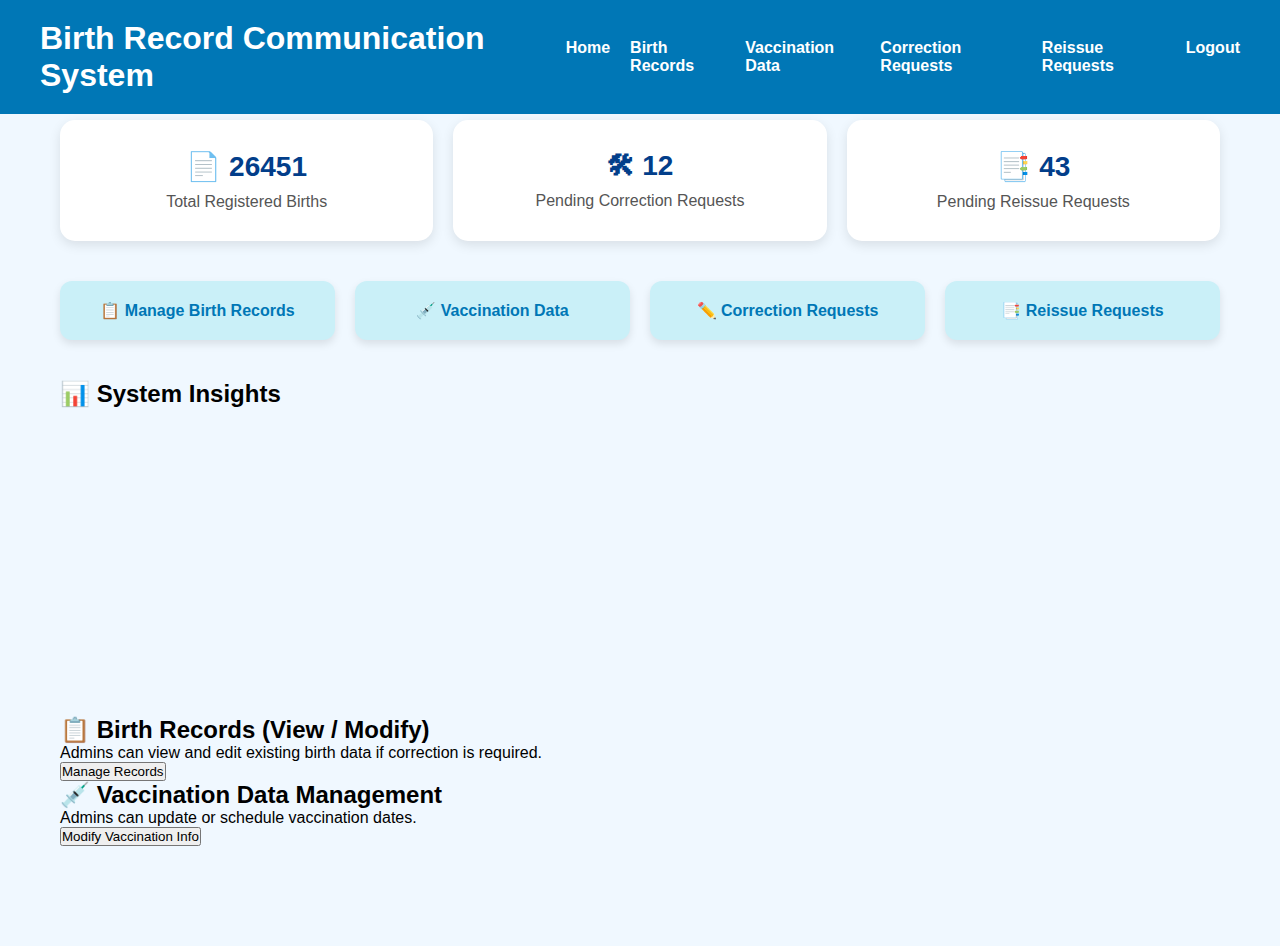
<file: admin_dashboard.html>
<!DOCTYPE html>
<html lang="en">
  <head>
    <meta charset="UTF-8" />
    <meta name="viewport" content="width=device-width, initial-scale=1.0" />
    <title>Admin Dashboard | Birth Record Communication System</title>
    <link rel="stylesheet" href="admin_dashboard.css" />
  </head>
  <body>
    <header class="navbar">
      <h1>Birth Record Communication System</h1>
      <nav>
        <ul class="nav-links">
          <li><a href="#">Home</a></li>
          <li><a href="#">Birth Records</a></li>
          <li><a href="#">Vaccination Data</a></li>
          <li><a href="#">Correction Requests</a></li>
          <li><a href="#">Reissue Requests</a></li>
          <li><a href="index.html" onclick="logout()">Logout</a></li>
        </ul>
      </nav>
    </header>
    <main class="dashboardMain">
      <section class="summaryGrid">
        <div class="summaryCard">
          <h3>📄 26451</h3>
          <p>Total Registered Births</p>
        </div>
        <div class="summaryCard">
          <h3>🛠 12</h3>
          <p>Pending Correction Requests</p>
        </div>
        <div class="summaryCard">
          <h3>📑 43</h3>
          <p>Pending Reissue Requests</p>
        </div>
      </section>
      <section class="featuresGrid">
        <a href="#" class="featureCard">📋 Manage Birth Records</a>
        <a href="#" class="featureCard">💉 Vaccination Data</a>
        <a href="#" class="featureCard">✏️ Correction Requests</a>
        <a href="#" class="featureCard">📑 Reissue Requests</a>
      </section>
      <section id="analytics" class="analyticsSection">
        <h2>📊 System Insights</h2>
        <div class="chartContainer">
          <div class="chartBox">
            <canvas id="genderChart"></canvas>
          </div>
          <div class="chartBox">
            <canvas id="monthlyChart"></canvas>
          </div>
        </div>
      </section>

      <section id="birth-records" class="adminSection">
        <h2>📋 Birth Records (View / Modify)</h2>
        <p>
          Admins can view and edit existing birth data if correction is
          required.
        </p>
        <button class="actionBtn">Manage Records</button>
      </section>

      <section id="vaccination" class="adminSection">
        <h2>💉 Vaccination Data Management</h2>
        <p>Admins can update or schedule vaccination dates.</p>
        <button class="actionBtn">Modify Vaccination Info</button>
      </section>
    </main>
  </body>
</html>
</file>
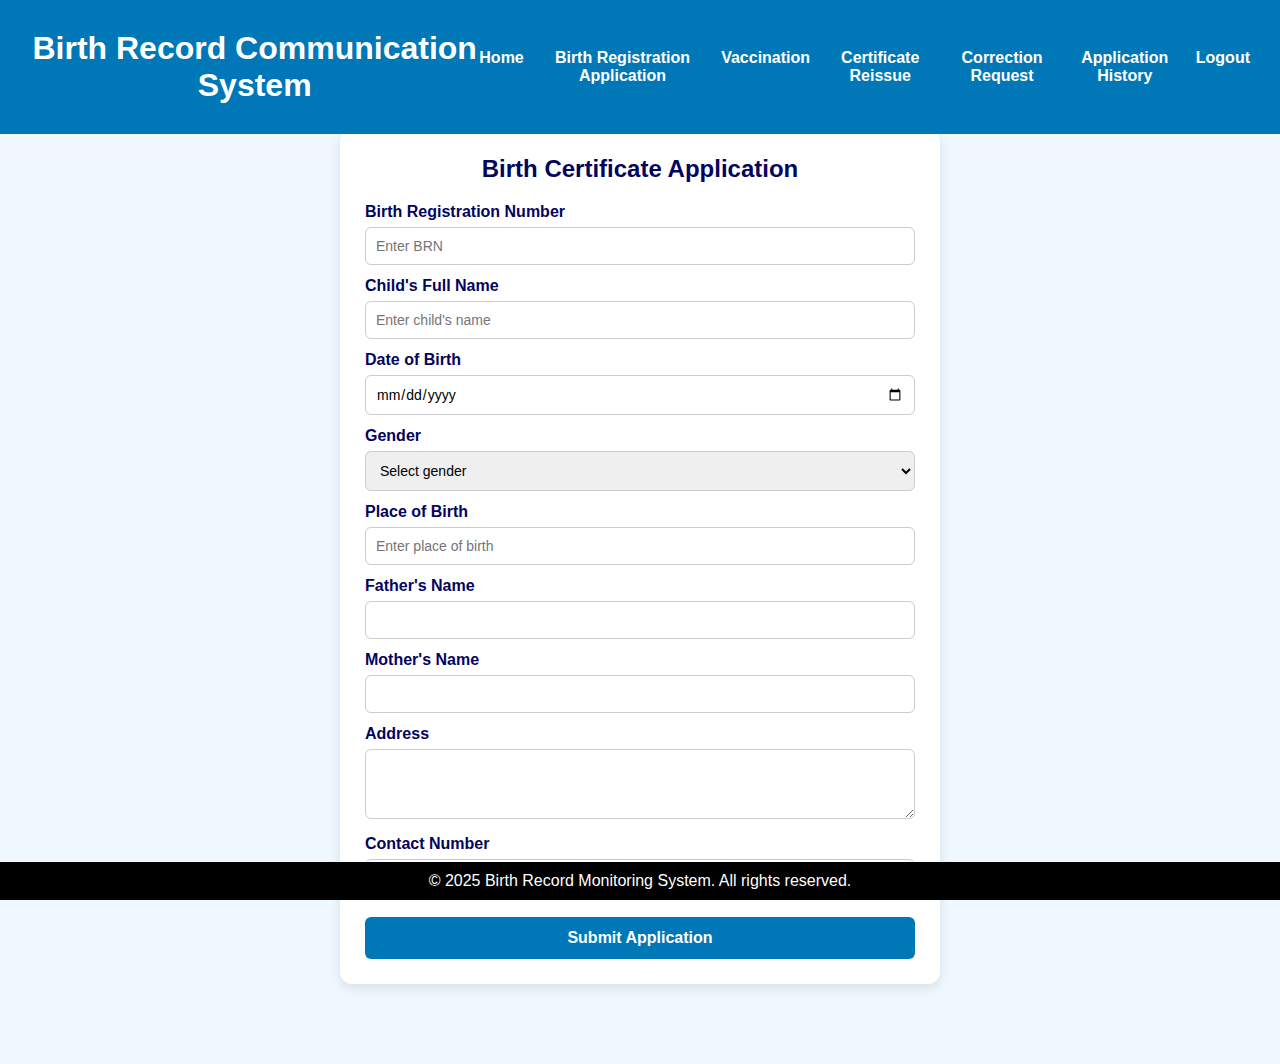
<file: birthCertificateApply.html>
<!DOCTYPE html>
<html lang="en">
<head>
    <meta charset="UTF-8">
    <meta name="viewport" content="width=device-width, initial-scale=1.0">
    <title>Birth Registration Application | Birth Record Communication System</title>
    <link rel="stylesheet" href="birthCertificateApply.css">
</head>
<body>
    <Header class = "header">
        <h1>Birth Record Communication System</h1>
        <nav>
            <ul class="nav-links">
                <li><a href="parent_dashboard.html">Home</a></li>
                <li><a href="birthRegistrationApply.html">Birth Registration Application</a></li>
                <li><a href="#">Vaccination</a></li>
                <li><a href="#">Certificate Reissue</a></li>
                <li><a href="./Patient_user/correction.html">Correction Request</a></li>
                <li><a href="#">Application History</a></li>
                <li><a href="index.html" onclick="logout()">Logout</a></li>
            </ul>
        </nav>
    </Header>
    <main class="form-container">
        <h2>Birth Certificate Application</h2>
        <form action="#" method="post">
            
            <label for="brn">Birth Registration Number</label>
            <input type="text" id="brn" name="brn" placeholder="Enter BRN" required>

            <label for="child_name">Child's Full Name</label>
            <input type="text" id="child_name" name="child_name" placeholder="Enter child's name" required>

            <label for="dob">Date of Birth</label>
            <input type="date" id="dob" name="dob" required>

            <label for="gender">Gender</label>
            <select id="gender" name="gender" required>
                <option value="">Select gender</option>
                <option value="Male">Male</option>
                <option value="Female">Female</option>
                <option value="Other">Other</option>
            </select>

            <label for="place_of_birth">Place of Birth</label>
            <input type="text" id="place_of_birth" name="place_of_birth" placeholder="Enter place of birth" required>

            <label for="father_name">Father's Name</label>
            <input type="text" id="father_name" name="father_name" required>

            <label for="mother_name">Mother's Name</label>
            <input type="text" id="mother_name" name="mother_name" required>

            <label for="address">Address</label>
            <textarea id="address" name="address" rows="3" required></textarea>

            <label for="contact">Contact Number</label>
            <input type="tel" id="contact" name="contact" required>

            <button type="submit" class="submit-btn">Submit Application</button>
        </form>
    </main>

    <footer class="footer">
        <p>&copy; 2025 Birth Record Monitoring System. All rights reserved.</p>
    </footer>
</body>
</html>
</file>
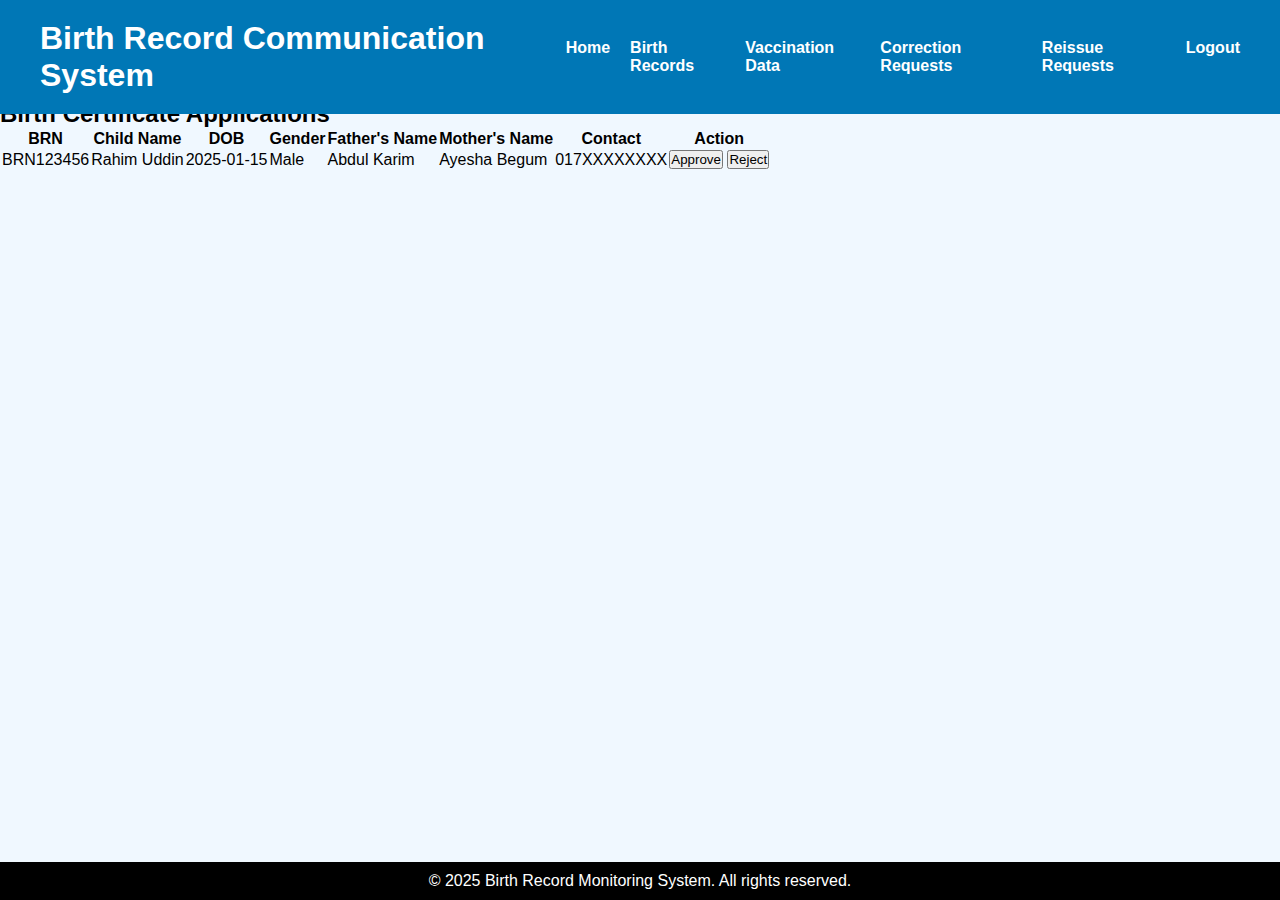
<file: birthCertificateApplyAdminView.html>
<!DOCTYPE html>
<html lang="en">
<head>
    <meta charset="UTF-8">
    <meta name="viewport" content="width=device-width, initial-scale=1.0">
    <title>Birth Certificate Application View | Birth Record Communication System</title>
    <link rel="stylesheet" href="birthCertificateApplyAdminView.css">
</head>
<body>
    <header class="navbar">
      <h1>Birth Record Communication System</h1>
      <nav>
        <ul class="nav-links">
          <li><a href="./admin_dashboard.html">Home</a></li>
          <li><a href="#">Birth Records</a></li>
          <li><a href="#">Vaccination Data</a></li>
          <li><a href="#">Correction Requests</a></li>
          <li><a href="#">Reissue Requests</a></li>
          <li><a href="index.html" onclick="logout()">Logout</a></li>
        </ul>
      </nav>
    </header>

    <div class =  "container">
        <h2>Birth Certificate Applications</h2>
        
        <table class="applications-table">
            <thead>
                <tr>
                <th>BRN</th>
                <th>Child Name</th>
                <th>DOB</th>
                <th>Gender</th>
                <th>Father's Name</th>
                <th>Mother's Name</th>
                <th>Contact</th>
                <th>Action</th>
                </tr>
            </thead>

            <tbody>
                <tr>
                    <td>BRN123456</td>
                    <td>Rahim Uddin</td>
                    <td>2025-01-15</td>
                    <td>Male</td>
                    <td>Abdul Karim</td>
                    <td>Ayesha Begum</td>
                    <td>017XXXXXXXX</td>
                    <td>
                        <button class="approve-btn">Approve</button>
                        <button class="reject-btn">Reject</button>
                    </td>
                </tr>
            </tbody>
        </table>
    </div>

    <footer class="footer">
        <p>&copy; 2025 Birth Record Monitoring System. All rights reserved.</p>
    </footer>

</body>
</html>
</file>
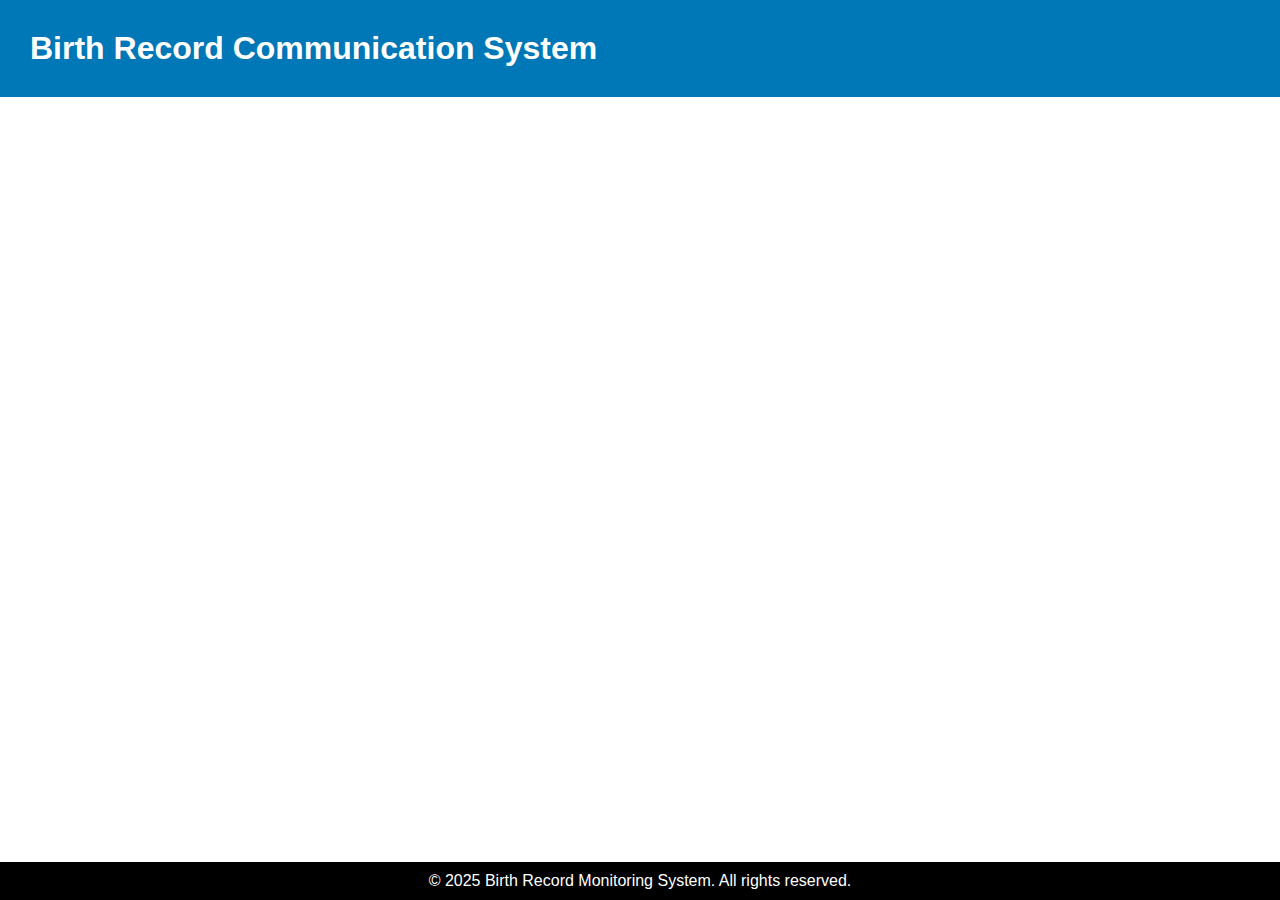
<file: login.html>
<!DOCTYPE html>
<html lang="en">
<head>
    <meta charset="UTF-8">
    <meta name="viewport" content="width=device-width, initial-scale=1.0">
    <title>login | Birth Record Communication System</title>
    <link rel="stylesheet" href="login.css">
</head>

<body>
    <header class="header">
        <h1>Birth Record Communication System</h1>
    </header>
    <section class = "loginSection">
        <div class = "loginContainer">
        <h2>Login to Your Account</h2>
        <form action="#" method="post" onsubmit="login(event)">
            <label for="username">User ID:</label>
            <input type="number" id="userID" name="userID" required>
            <label for="password">Password:</label>
            <input type="password" id="password" name="password" required>
            <button type="submit" id="loginButton" onclick = "login()">Login</button>
        </form>
    </div>
    </section>
    
    <footer class="footer">
        <p>&copy; 2025 Birth Record Monitoring System. All rights reserved.</p>
    </footer>
    <script src="login.js"></script>
</body>
</html>
</file>
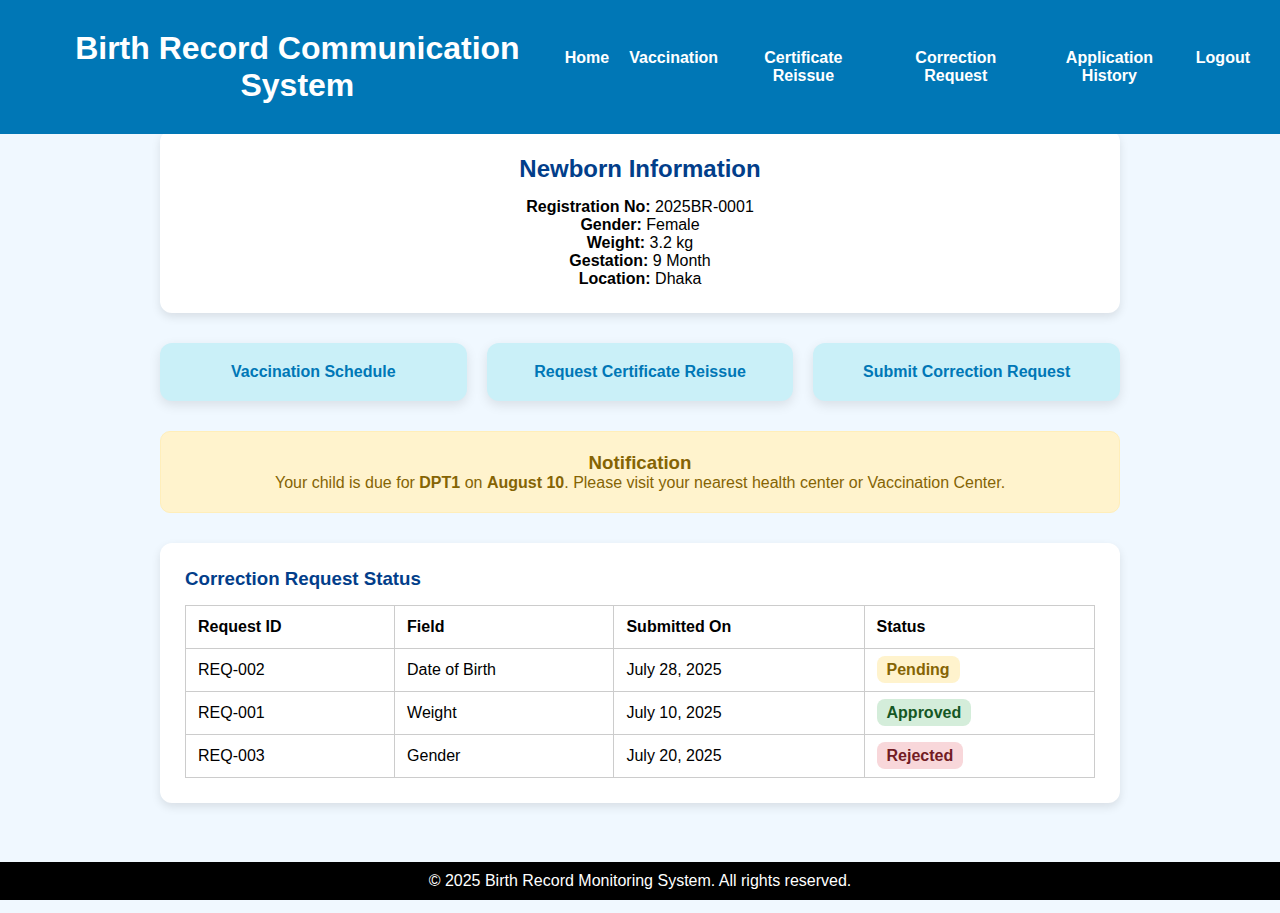
<file: parent_dashboard.html>
<!DOCTYPE html>
<html lang="en">
<head>
    <meta charset="UTF-8">
    <meta name="viewport" content="width=device-width, initial-scale=1.0">
    <title>Parent Dashboard | Birth Record Communication System</title>
    <link rel="stylesheet" href="parent_dashboard.css">
</head>
<body>
    <Header class = "header">
        <h1>Birth Record Communication System</h1>
        <nav>
            <ul class="nav-links">
                <li><a href="parent_dashboard.html">Home</a></li>
                <li><a href="#">Vaccination</a></li>
                <li><a href="#">Certificate Reissue</a></li>
                <li><a href="#">Correction Request</a></li>
                <li><a href="#">Application History</a></li>
                <li><a href="index.html" onclick="logout()">Logout</a></li>
            </ul>
        </nav>
    </Header>

    <section class="pDashboardSection">
        <div class = "childInfo">
            <h2>Newborn Information</h2>
            <p><strong>Registration No:</strong> 2025BR-0001</p>
            <p><strong>Gender:</strong> Female</p>
            <p><strong>Weight:</strong> 3.2 kg</p>
            <p><strong>Gestation:</strong> 9 Month</p>
            <p><strong>Location:</strong> Dhaka</p>
        </div>

        <div class = "pFeatures">
            <a href="#" class="features"> Vaccination Schedule</a>
            <a href="#" class="features"> Request Certificate Reissue</a>
            <a href="#" class="features"> Submit Correction Request</a>
        </div>

        <div class="notification">
            <h3>Notification</h3>
            <p>Your child is due for <strong>DPT1</strong> on <strong>August 10</strong>. 
                Please visit your nearest health center or Vaccination Center.</p>
        </div>

        <div class="correctionStatus">
            <h3>Correction Request Status</h3>
            <table>
                <thead>
                    <tr>
                        <th>Request ID</th>
                        <th>Field</th>
                        <th>Submitted On</th>
                        <th>Status</th>
                    </tr>
                </thead>
                <tbody>
                    <tr>
                        <td>REQ-002</td>
                        <td>Date of Birth</td>
                        <td>July 28, 2025</td>
                        <td><span class="status_pending">Pending</span></td>
                    </tr>
                    <tr>
                        <td>REQ-001</td>
                        <td>Weight</td>
                        <td>July 10, 2025</td>
                        <td><span class="status_approved">Approved</span></td>
                    </tr>
                    <tr>
                        <td>REQ-003</td>
                        <td>Gender</td>
                        <td>July 20, 2025</td>
                        <td><span class="status_rejected">Rejected</span></td>
                    </tr>
                </tbody>
            </table>
        </div>
    </section>
    <footer class="footer">
        <p>&copy; 2025 Birth Record Monitoring System. All rights reserved.</p>
    </footer>

</body>
</html>
</file>
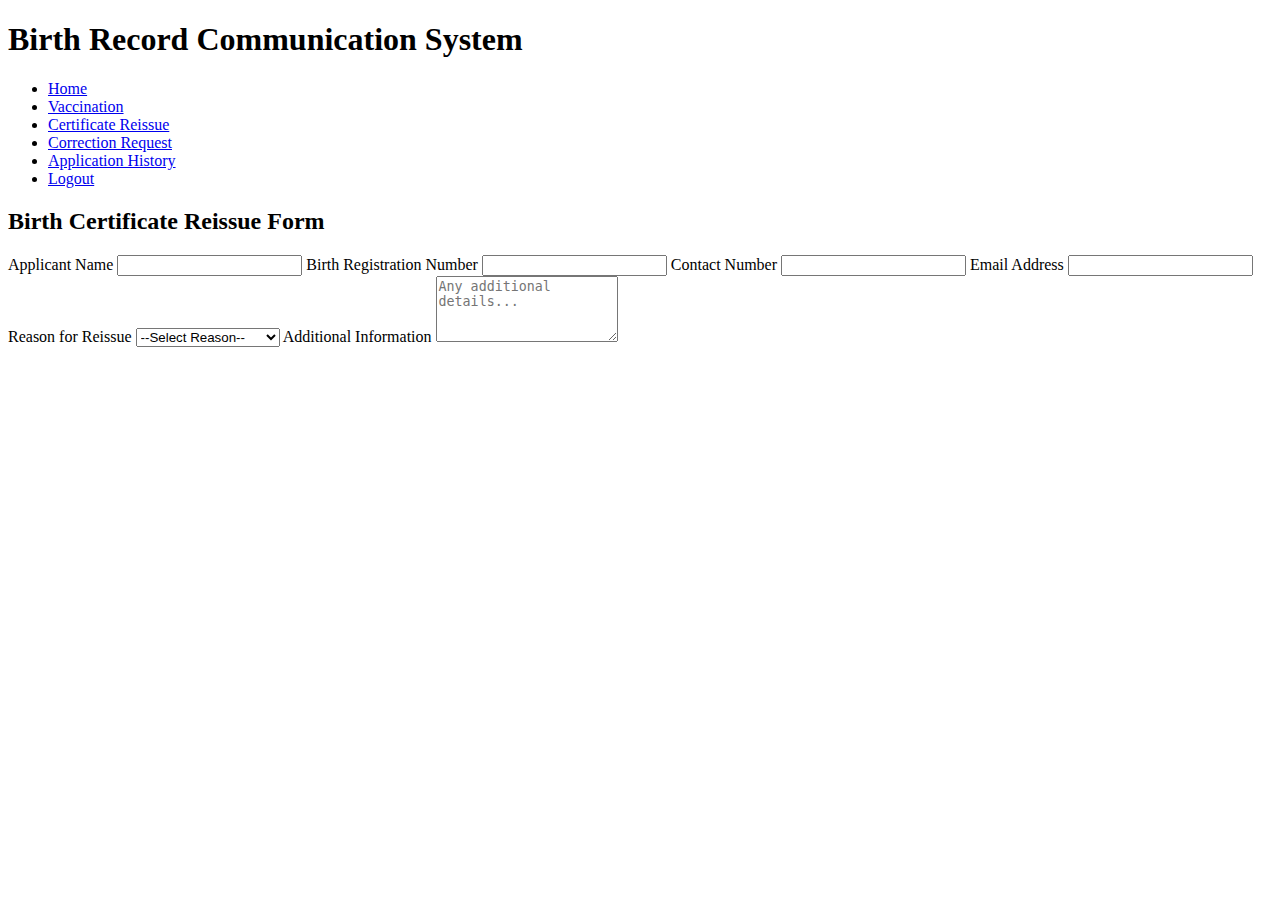
<file: reissue.html>
<!DOCTYPE html>
<html lang="en">
<head>
    <meta charset="UTF-8">
    <meta name="viewport" content="width=device-width, initial-scale=1.0">
    <title>Reissue Birth Certificate | Birth Record Communication System</title>
</head>
<body>
    
    <Header class = "header">
        <h1>Birth Record Communication System</h1>
        <nav>
            <ul class="nav-links">
                <li><a href="parent_dashboard.html">Home</a></li>
                <li><a href="#">Vaccination</a></li>
                <li><a href="#">Certificate Reissue</a></li>
                <li><a href="#">Correction Request</a></li>
                <li><a href="#">Application History</a></li>
                <li><a href="index.html" onclick="logout()">Logout</a></li>
            </ul>
        </nav>
    </Header>
    <section class="reissueSection">
        <div class="reissueContainer">
            <h2>Birth Certificate Reissue Form</h2>
            <form action="#" method="post" class="reissueForm" onsubmit="submitForm(event)">

                <label for="Applicant Name">Applicant Name</label>
                <input type="text" name="Applicant Name" id="Applicant Name" required>



                <label for="birthRegNum">Birth Registration Number</label>
                <input type="text" name="birthRegNum" id="birthRegNum" required>

                <label for="contact">Contact Number</label>
                <input type="tel" name="contact" id="contact" required>

                <label for="email">Email Address</label>
                <input type="email" name="email" id="email" required>
         
                <label for="reason">Reason for Reissue</label>
                <select name="reason" id="reason" required>
                    <option value="">--Select Reason--</option>
                    <option value="lost">Lost Certificate</option>
                    <option value="damaged">Damaged Certificate</option>
                    <option value="correction">Correction in Details</option>
                    <option value="other">Other</option>
                </select>

                <label for="message">Additional Information</label>
                <textarea name="message" id="message" rows="4" placeholder="Any additional details..."></textarea>
                
</body>
</html>
</file>
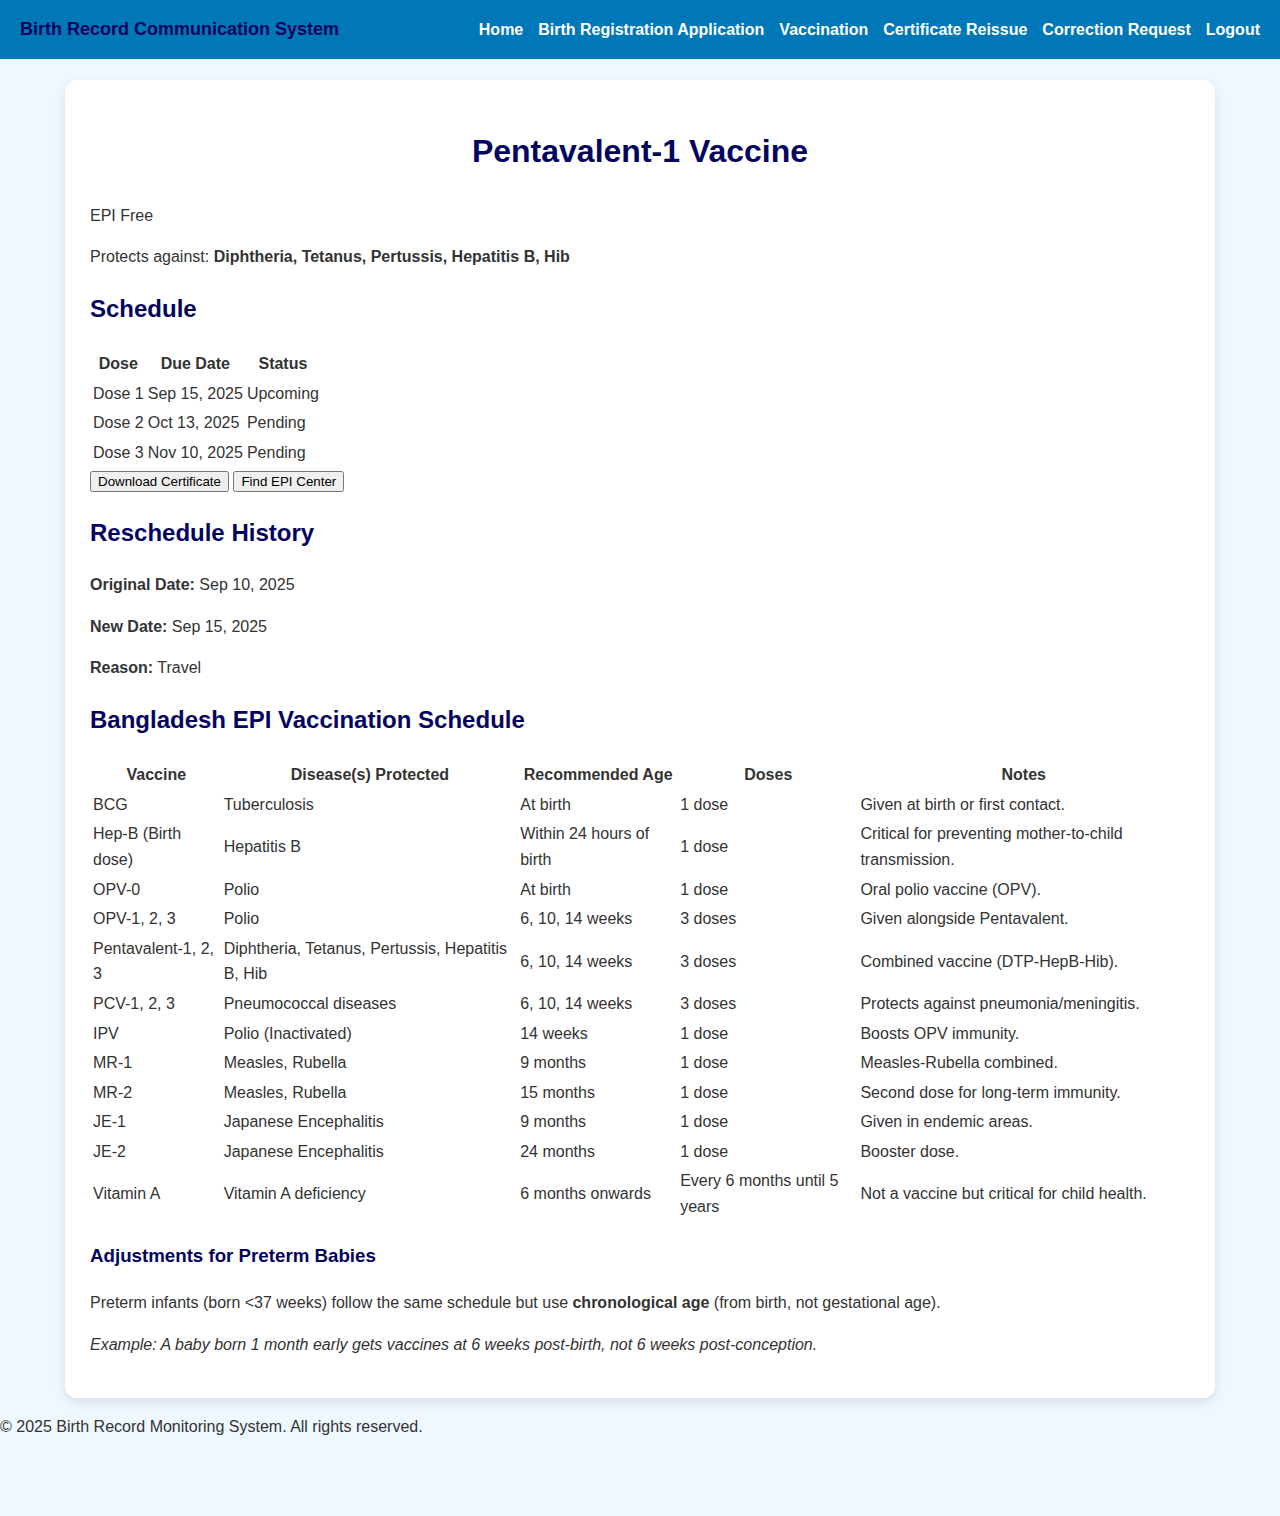
<file: vaccinationReminder.html>
<!DOCTYPE html>
<html lang="en">
  <head>
    <meta charset="UTF-8" />
    <meta name="viewport" content="width=device-width, initial-scale=1.0" />
    <title>
      Vaccination Reminder System | Birth Record Communication System
    </title>
    <link rel="stylesheet" href="vaccinationReminder.css" />
  </head>
  <body>
    <header class="navbar">
      <h1>Birth Record Communication System</h1>
      <nav>
        <ul class="nav-links">
          <li><a href="parent_dashboard.html">Home</a></li>
          <li><a href="birthCertificateApply.php">Birth Registration Application</a></li>
          <li><a href="vaccinationReminder.html">Vaccination</a></li>
          <li><a href="reissue.html">Certificate Reissue</a></li>
          <li><a href="Patient_user/correctionRequest.html">Correction Request</a></li>
          <li><a href="index.html">Logout</a></li>
        </ul>
      </nav>
    </header>
    <div class="dashboard">
      <!-- <a href="vaccination_schedule.html" class="btn-back"
        ><i class="fas fa-arrow-left"></i> Back to Vaccination Schedule</a
      > -->
      <header class="vaccine-header">
        <h1>Pentavalent-1 Vaccine</h1>
        <span class="tag free">EPI Free</span>
        <p>
          Protects against:
          <strong>Diphtheria, Tetanus, Pertussis, Hepatitis B, Hib</strong>
        </p>
      </header>
      <section class="schedule">
        <h2><i class="fas fa-calendar-alt"></i> Schedule</h2>
        <table class="schedule-table">
          <tr>
            <th>Dose</th>
            <th>Due Date</th>
            <th>Status</th>
          </tr>
          <tr>
            <td>Dose 1</td>
            <td>Sep 15, 2025</td>
            <td><span class="status upcoming">Upcoming</span></td>
          </tr>
          <tr>
            <td>Dose 2</td>
            <td>Oct 13, 2025</td>
            <td><span class="status pending">Pending</span></td>
          </tr>
          <tr>
            <td>Dose 3</td>
            <td>Nov 10, 2025</td>
            <td><span class="status pending">Pending</span></td>
          </tr>
        </table>
      </section>
      <section class="actions">
        <button class="btn-download" id="download-certificate">
          <i class="fas fa-file-pdf"></i> Download Certificate
        </button>
        <button class="btn-center" id="find-center">
          <i class="fas fa-map-marker-alt"></i> Find EPI Center
        </button>
      </section>
      <section class="history">
        <h2><i class="fas fa-history"></i> Reschedule History</h2>
        <div class="history-item">
          <p><strong>Original Date:</strong> Sep 10, 2025</p>
          <p><strong>New Date:</strong> Sep 15, 2025</p>
          <p><strong>Reason:</strong> Travel</p>
        </div>
      </section>
      <section class="epi-schedule">
        <h2>
          <i class="fas fa-calendar-check"></i> Bangladesh EPI Vaccination
          Schedule
        </h2>
        <table class="epi-table">
          <thead>
            <tr>
              <th>Vaccine</th>
              <th>Disease(s) Protected</th>
              <th>Recommended Age</th>
              <th>Doses</th>
              <th>Notes</th>
            </tr>
          </thead>
          <tbody>
            <tr>
              <td>BCG</td>
              <td>Tuberculosis</td>
              <td>At birth</td>
              <td>1 dose</td>
              <td>Given at birth or first contact.</td>
            </tr>
            <tr class="critical">
              <td>Hep-B (Birth dose)</td>
              <td>Hepatitis B</td>
              <td>Within 24 hours of birth</td>
              <td>1 dose</td>
              <td>Critical for preventing mother-to-child transmission.</td>
            </tr>
            <tr>
              <td>OPV-0</td>
              <td>Polio</td>
              <td>At birth</td>
              <td>1 dose</td>
              <td>Oral polio vaccine (OPV).</td>
            </tr>
            <tr>
              <td>OPV-1, 2, 3</td>
              <td>Polio</td>
              <td>6, 10, 14 weeks</td>
              <td>3 doses</td>
              <td>Given alongside Pentavalent.</td>
            </tr>
            <tr>
              <td>Pentavalent-1, 2, 3</td>
              <td>Diphtheria, Tetanus, Pertussis, Hepatitis B, Hib</td>
              <td>6, 10, 14 weeks</td>
              <td>3 doses</td>
              <td>Combined vaccine (DTP-HepB-Hib).</td>
            </tr>
            <tr>
              <td>PCV-1, 2, 3</td>
              <td>Pneumococcal diseases</td>
              <td>6, 10, 14 weeks</td>
              <td>3 doses</td>
              <td>Protects against pneumonia/meningitis.</td>
            </tr>
            <tr>
              <td>IPV</td>
              <td>Polio (Inactivated)</td>
              <td>14 weeks</td>
              <td>1 dose</td>
              <td>Boosts OPV immunity.</td>
            </tr>
            <tr>
              <td>MR-1</td>
              <td>Measles, Rubella</td>
              <td>9 months</td>
              <td>1 dose</td>
              <td>Measles-Rubella combined.</td>
            </tr>
            <tr>
              <td>MR-2</td>
              <td>Measles, Rubella</td>
              <td>15 months</td>
              <td>1 dose</td>
              <td>Second dose for long-term immunity.</td>
            </tr>
            <tr>
              <td>JE-1</td>
              <td>Japanese Encephalitis</td>
              <td>9 months</td>
              <td>1 dose</td>
              <td>Given in endemic areas.</td>
            </tr>
            <tr>
              <td>JE-2</td>
              <td>Japanese Encephalitis</td>
              <td>24 months</td>
              <td>1 dose</td>
              <td>Booster dose.</td>
            </tr>
            <tr class="supplement">
              <td>Vitamin A</td>
              <td>Vitamin A deficiency</td>
              <td>6 months onwards</td>
              <td>Every 6 months until 5 years</td>
              <td>Not a vaccine but critical for child health.</td>
            </tr>
          </tbody>
        </table>
        <div class="preterm-notice">
          <h3><i class="fas fa-baby"></i> Adjustments for Preterm Babies</h3>
          <p>
            Preterm infants (born &lt;37 weeks) follow the same schedule but use
            <strong>chronological age</strong> (from birth, not gestational
            age).
          </p>
          <p>
            <em
              >Example: A baby born 1 month early gets vaccines at 6 weeks
              post-birth, not 6 weeks post-conception.</em
            >
          </p>
        </div>
      </section>
    </div>
    <footer class="footer">
      <p>&copy; 2025 Birth Record Monitoring System. All rights reserved.</p>
    </footer>
    <script src="vaccinationReminder.js"></script>
  </body>
</html>
</file>
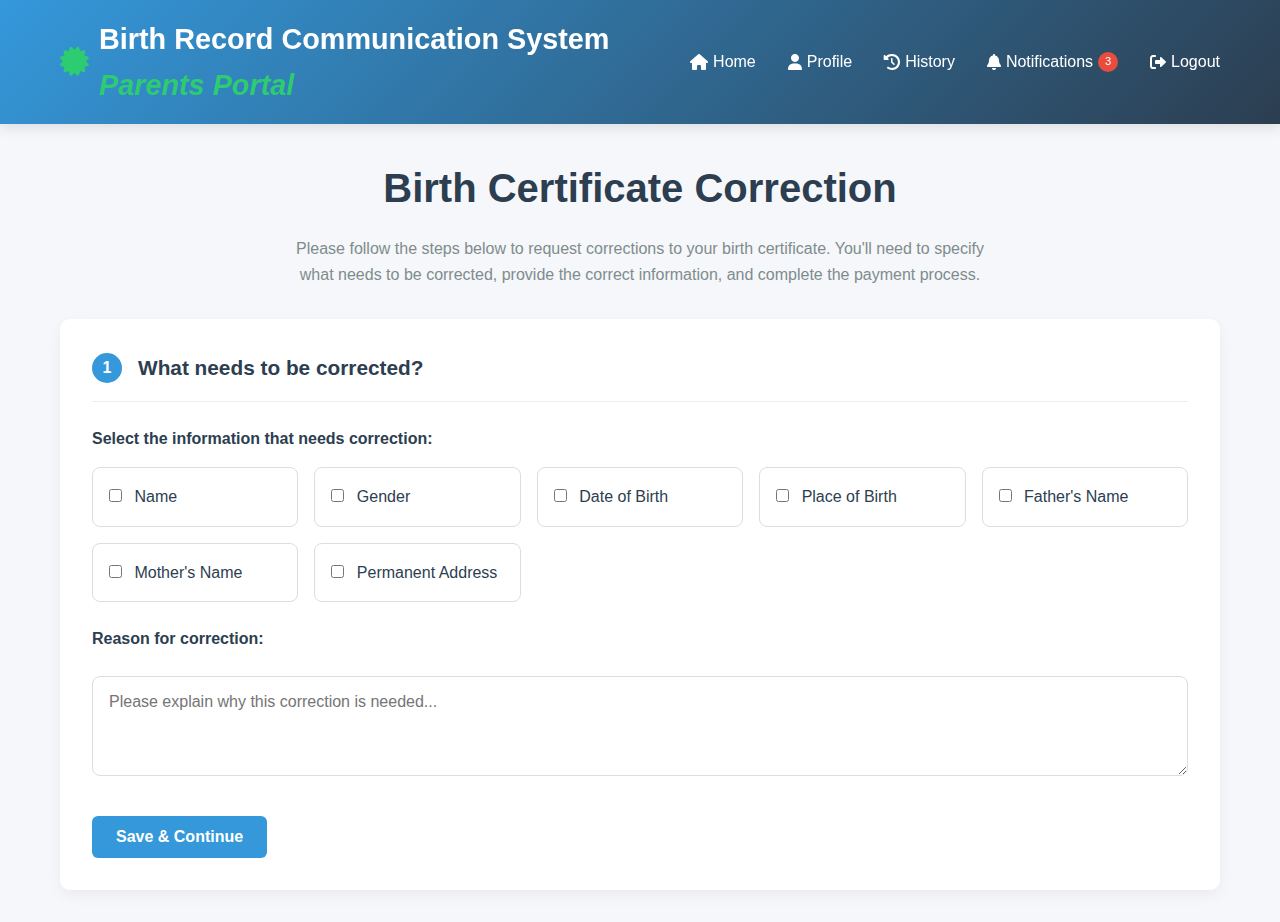
<file: Patient_user/correction.html>
<!DOCTYPE html>
<html lang="en">
<head>
    <meta charset="UTF-8">
    <meta name="viewport" content="width=device-width, initial-scale=1.0">
    <title>Birth Certificate Correction Portal</title>
    <style>
        :root {
            --primary-color: #3498db;
            --secondary-color: #2ecc71;
            --accent-color: #e74c3c;
            --dark-color: #2c3e50;
            --light-color: #ecf0f1;
            --warning-color: #f39c12;
        }
        
        * {
            margin: 0;
            padding: 0;
            box-sizing: border-box;
            font-family: 'Segoe UI', Tahoma, Geneva, Verdana, sans-serif;
        }
        
        body {
            background-color: #f5f7fa;
            color: var(--dark-color);
            line-height: 1.6;
        }
        
        .container {
            max-width: 1200px;
            margin: 0 auto;
            padding: 0 20px;
        }
        
        /* Navigation */
        nav {
            background: linear-gradient(135deg, var(--primary-color), var(--dark-color));
            color: white;
            padding: 1rem 0;
            box-shadow: 0 4px 12px rgba(0, 0, 0, 0.1);
            position: sticky;
            top: 0;
            z-index: 100;
        }
        
        .nav-container {
            display: flex;
            justify-content: space-between;
            align-items: center;
        }
        
        .logo {
            font-size: 1.8rem;
            font-weight: bold;
            display: flex;
            align-items: center;
        }
        
        .logo i {
            margin-right: 10px;
            color: var(--secondary-color);
        }
        
        .nav-links {
            display: flex;
            list-style: none;
        }
        
        .nav-links li {
            margin-left: 2rem;
        }
        
        .nav-links a {
            color: white;
            text-decoration: none;
            font-weight: 500;
            transition: all 0.3s ease;
            display: flex;
            align-items: center;
        }
        
        .nav-links a:hover {
            color: var(--secondary-color);
        }
        
        .nav-links i {
            margin-right: 5px;
        }
        
        .notification-badge {
            background-color: var(--accent-color);
            color: white;
            border-radius: 50%;
            width: 20px;
            height: 20px;
            display: flex;
            align-items: center;
            justify-content: center;
            font-size: 0.7rem;
            margin-left: 5px;
        }
        
        /* Main Content */
        .main-content {
            padding: 2rem 0;
        }
        
        .page-header {
            text-align: center;
            margin-bottom: 2rem;
        }
        
        .page-header h1 {
            font-size: 2.5rem;
            color: var(--dark-color);
            margin-bottom: 1rem;
        }
        
        .page-header p {
            color: #7f8c8d;
            max-width: 700px;
            margin: 0 auto;
        }
        
        /* Correction Process */
        .correction-process {
            display: flex;
            flex-direction: column;
            gap: 2rem;
        }
        
        .process-step {
            background-color: white;
            border-radius: 10px;
            box-shadow: 0 5px 15px rgba(0, 0, 0, 0.05);
            padding: 2rem;
            transition: transform 0.3s ease, box-shadow 0.3s ease;
        }
        
        .process-step:hover {
            transform: translateY(-5px);
            box-shadow: 0 8px 25px rgba(0, 0, 0, 0.1);
        }
        
        .step-header {
            display: flex;
            align-items: center;
            margin-bottom: 1.5rem;
            padding-bottom: 1rem;
            border-bottom: 1px solid #eee;
        }
        
        .step-number {
            background-color: var(--primary-color);
            color: white;
            width: 30px;
            height: 30px;
            border-radius: 50%;
            display: flex;
            align-items: center;
            justify-content: center;
            margin-right: 1rem;
            font-weight: bold;
        }
        
        .step-title {
            font-size: 1.3rem;
            color: var(--dark-color);
        }
        
        /* Survey Section */
        .survey-section {
            margin-bottom: 1.5rem;
        }
        
        .survey-question {
            font-weight: 600;
            margin-bottom: 0.5rem;
            color: var(--dark-color);
        }
        
        .survey-options {
            display: grid;
            grid-template-columns: repeat(auto-fill, minmax(200px, 1fr));
            gap: 1rem;
            margin-top: 1rem;
        }
        
        .option-card {
            border: 1px solid #ddd;
            border-radius: 8px;
            padding: 1rem;
            cursor: pointer;
            transition: all 0.3s ease;
        }
        
        .option-card:hover {
            border-color: var(--primary-color);
            background-color: rgba(52, 152, 219, 0.05);
        }
        
        .option-card.selected {
            border-color: var(--secondary-color);
            background-color: rgba(46, 204, 113, 0.1);
        }
        
        .option-card input {
            margin-right: 0.5rem;
        }
        
        .reason-textarea {
            width: 100%;
            padding: 1rem;
            border: 1px solid #ddd;
            border-radius: 8px;
            resize: vertical;
            min-height: 100px;
            margin-top: 1rem;
            font-size: 1rem;
            transition: border 0.3s ease;
        }
        
        .reason-textarea:focus {
            outline: none;
            border-color: var(--primary-color);
            box-shadow: 0 0 0 3px rgba(52, 152, 219, 0.2);
        }
        
        /* Correction Form */
        .correction-form {
            display: grid;
            grid-template-columns: 1fr 1fr;
            gap: 1.5rem;
        }
        
        .form-group {
            margin-bottom: 1rem;
        }
        
        .form-group.full-width {
            grid-column: span 2;
        }
        
        .form-label {
            display: block;
            margin-bottom: 0.5rem;
            font-weight: 600;
            color: var(--dark-color);
        }
        
        .form-control {
            width: 100%;
            padding: 0.75rem;
            border: 1px solid #ddd;
            border-radius: 6px;
            font-size: 1rem;
            transition: border 0.3s ease;
        }
        
        .form-control:focus {
            outline: none;
            border-color: var(--primary-color);
            box-shadow: 0 0 0 3px rgba(52, 152, 219, 0.2);
        }
        
        .correction-field {
            display: none;
        }
        
        .correction-field.show {
            display: block;
        }
        
        .gender-options {
            display: flex;
            gap: 1rem;
            margin-top: 0.5rem;
        }
        
        .gender-option {
            display: flex;
            align-items: center;
        }
        
        .gender-option input {
            margin-right: 0.5rem;
        }
        
        /* Payment Section */
        .payment-section {
            background-color: #f8f9fa;
            padding: 1.5rem;
            border-radius: 8px;
            margin-top: 1rem;
        }
        
        .payment-options {
            display: flex;
            gap: 1rem;
            margin-top: 1rem;
        }
        
        .payment-card {
            flex: 1;
            border: 1px solid #ddd;
            border-radius: 8px;
            padding: 1rem;
            cursor: pointer;
            transition: all 0.3s ease;
            text-align: center;
        }
        
        .payment-card:hover {
            border-color: var(--primary-color);
        }
        
        .payment-card.selected {
            border-color: var(--secondary-color);
            background-color: rgba(46, 204, 113, 0.1);
        }
        
        .payment-icon {
            font-size: 2rem;
            margin-bottom: 0.5rem;
            color: var(--dark-color);
        }
        
        .payment-amount {
            font-size: 1.2rem;
            font-weight: bold;
            color: var(--primary-color);
            margin: 1rem 0;
        }
        
        /* Buttons */
        .btn {
            display: inline-block;
            padding: 0.75rem 1.5rem;
            border: none;
            border-radius: 6px;
            font-size: 1rem;
            font-weight: 600;
            cursor: pointer;
            transition: all 0.3s ease;
            text-align: center;
        }
        
        .btn-primary {
            background-color: var(--primary-color);
            color: white;
        }
        
        .btn-primary:hover {
            background-color: #2980b9;
            transform: translateY(-2px);
        }
        
        .btn-secondary {
            background-color: var(--secondary-color);
            color: white;
        }
        
        .btn-secondary:hover {
            background-color: #27ae60;
            transform: translateY(-2px);
        }
        
        .btn-block {
            display: block;
            width: 100%;
        }
        
        .action-buttons {
            display: flex;
            justify-content: space-between;
            margin-top: 2rem;
        }
        
        /* Responsive */
        @media (max-width: 768px) {
            .correction-form {
                grid-template-columns: 1fr;
            }
            
            .form-group.full-width {
                grid-column: span 1;
            }
            
            .payment-options {
                flex-direction: column;
            }
            
            .nav-links {
                display: none;
            }
        }
        
        /* Confirmation Modal */
        .modal {
            display: none;
            position: fixed;
            top: 0;
            left: 0;
            width: 100%;
            height: 100%;
            background-color: rgba(0, 0, 0, 0.5);
            z-index: 1000;
            align-items: center;
            justify-content: center;
        }
        
        .modal-content {
            background-color: white;
            border-radius: 10px;
            padding: 2rem;
            max-width: 500px;
            width: 90%;
            text-align: center;
            animation: modalFadeIn 0.3s ease;
        }
        
        @keyframes modalFadeIn {
            from {
                opacity: 0;
                transform: translateY(-20px);
            }
            to {
                opacity: 1;
                transform: translateY(0);
            }
        }
        
        .modal-icon {
            font-size: 4rem;
            color: var(--secondary-color);
            margin-bottom: 1rem;
        }
        
        .modal-title {
            font-size: 1.5rem;
            margin-bottom: 1rem;
            color: var(--dark-color);
        }
        
        .modal-text {
            color: #7f8c8d;
            margin-bottom: 2rem;
        }
        
        /* Notification */
        .notification {
            position: fixed;
            top: 20px;
            right: 20px;
            background-color: var(--secondary-color);
            color: white;
            padding: 1rem;
            border-radius: 8px;
            box-shadow: 0 5px 15px rgba(0, 0, 0, 0.1);
            display: flex;
            align-items: center;
            z-index: 1000;
            transform: translateX(150%);
            transition: transform 0.3s ease;
        }
        
        .notification.show {
            transform: translateX(0);
        }
        
        .notification-icon {
            margin-right: 0.5rem;
            font-size: 1.5rem;
        }
    </style>
    <link rel="stylesheet" href="https://cdnjs.cloudflare.com/ajax/libs/font-awesome/6.0.0-beta3/css/all.min.css">
</head>
<body>
    <!-- Navigation -->
    <nav>
        <div class="container nav-container">
            <div class="logo">
                <i class="fas fa-certificate"></i>
                <span>Birth Record Communication System <i>Parents Portal</i></span>
            </div>
            <ul class="nav-links">
                <li><a href="parent_dashboard.php"><i class="fas fa-home"></i> Home</a></li>
                <li><a href="#"><i class="fas fa-user"></i> Profile</a></li>
                <li><a href="#"><i class="fas fa-history"></i> History</a></li>
                <li>
                    <a href="#"><i class="fas fa-bell"></i> Notifications <span class="notification-badge">3</span></a>
                </li>
                <li><a href="#"><i class="fas fa-sign-out-alt"></i> Logout</a></li>
            </ul>
        </div>
    </nav>

    <!-- Main Content -->
    <div class="main-content">
        <div class="container">
            <div class="page-header">
                <h1>Birth Certificate Correction</h1>
                <p>Please follow the steps below to request corrections to your birth certificate. You'll need to specify what needs to be corrected, provide the correct information, and complete the payment process.</p>
            </div>

            <div class="correction-process">
                <!-- Step 1: Survey -->
                <div class="process-step">
                    <div class="step-header">
                        <div class="step-number">1</div>
                        <h2 class="step-title">What needs to be corrected?</h2>
                    </div>
                    
                    <div class="survey-section">
                        <p class="survey-question">Select the information that needs correction:</p>
                        <div class="survey-options">
                            <label class="option-card" data-field="name">
                                <input type="checkbox" name="correction-type"> Name
                            </label>
                            <label class="option-card" data-field="gender">
                                <input type="checkbox" name="correction-type"> Gender
                            </label>
                            <label class="option-card" data-field="dob">
                                <input type="checkbox" name="correction-type"> Date of Birth
                            </label>
                            <label class="option-card" data-field="birthplace">
                                <input type="checkbox" name="correction-type"> Place of Birth
                            </label>
                            <label class="option-card" data-field="father">
                                <input type="checkbox" name="correction-type"> Father's Name
                            </label>
                            <label class="option-card" data-field="mother">
                                <input type="checkbox" name="correction-type"> Mother's Name
                            </label>
                            <label class="option-card" data-field="address">
                                <input type="checkbox" name="correction-type"> Permanent Address
                            </label>
                        </div>
                    </div>
                    
                    <div class="survey-section">
                        <p class="survey-question">Reason for correction:</p>
                        <textarea class="reason-textarea" placeholder="Please explain why this correction is needed..."></textarea>
                    </div>
                    
                    <div class="action-buttons">
                        <button class="btn btn-primary" id="continue-to-correction">Save & Continue</button>
                    </div>
                </div>

                <!-- Step 2: Correction Form -->
                <div class="process-step" id="correction-step">
                    <div class="step-header">
                        <div class="step-number">2</div>
                        <h2 class="step-title">Provide Correct Information</h2>
                    </div>
                    
                    <form class="correction-form" id="correction-form">
                        <!-- Name Correction -->
                        <div class="form-group correction-field" id="name-field">
                            <label class="form-label">Current Name</label>
                            <input type="text" class="form-control" value="John Michael Smith" readonly>
                            
                            <label class="form-label">Correct Name</label>
                            <input type="text" class="form-control" placeholder="Enter correct name">
                        </div>
                        
                        <!-- Gender Correction -->
                        <div class="form-group correction-field" id="gender-field">
                            <label class="form-label">Current Gender</label>
                            <input type="text" class="form-control" value="Male" readonly>
                            
                            <label class="form-label">Correct Gender</label>
                            <div class="gender-options">
                                <label class="gender-option">
                                    <input type="radio" name="correct-gender" value="Male"> Male
                                </label>
                                <label class="gender-option">
                                    <input type="radio" name="correct-gender" value="Female"> Female
                                </label>
                                <label class="gender-option">
                                    <input type="radio" name="correct-gender" value="Other"> Other
                                </label>
                            </div>
                        </div>
                        
                        <!-- Date of Birth Correction -->
                        <div class="form-group correction-field" id="dob-field">
                            <label class="form-label">Current Date of Birth</label>
                            <input type="text" class="form-control" value="15 January 1990" readonly>
                            
                            <label class="form-label">Correct Date of Birth (in words)</label>
                            <input type="text" class="form-control" placeholder="e.g. Fifteen January Nineteen Ninety">
                            
                            <label class="form-label">Correct Date of Birth (numeric)</label>
                            <input type="date" class="form-control">
                        </div>
                        
                        <!-- Birth Place Correction -->
                        <div class="form-group correction-field full-width" id="birthplace-field">
                            <label class="form-label">Current Birth Place</label>
                            <input type="text" class="form-control" value="Village: Green Valley, Post: GP, Union: North, Upazila: Metro, District: Capital, Country: Bangladesh" readonly>
                            
                            <label class="form-label">Correct Birth Place</label>
                            <div class="correction-form">
                                <div class="form-group">
                                    <label class="form-label">Village</label>
                                    <input type="text" class="form-control" placeholder="Enter village name">
                                </div>
                                <div class="form-group">
                                    <label class="form-label">Post</label>
                                    <input type="text" class="form-control" placeholder="Enter post name">
                                </div>
                                <div class="form-group">
                                    <label class="form-label">Union</label>
                                    <input type="text" class="form-control" placeholder="Enter union name">
                                </div>
                                <div class="form-group">
                                    <label class="form-label">Upazila</label>
                                    <input type="text" class="form-control" placeholder="Enter upazila name">
                                </div>
                                <div class="form-group">
                                    <label class="form-label">District</label>
                                    <input type="text" class="form-control" placeholder="Enter district name">
                                </div>
                                <div class="form-group">
                                    <label class="form-label">Country</label>
                                    <input type="text" class="form-control" value="Bangladesh" readonly>
                                </div>
                            </div>
                        </div>
                        
                        <!-- Father's Name Correction -->
                        <div class="form-group correction-field" id="father-field">
                            <label class="form-label">Current Father's Name</label>
                            <input type="text" class="form-control" value="Robert William Smith" readonly>
                            
                            <label class="form-label">Correct Father's Name</label>
                            <input type="text" class="form-control" placeholder="Enter correct father's name">
                            
                            <label class="form-label">Father's Nationality</label>
                            <input type="text" class="form-control" placeholder="Enter nationality">
                        </div>
                        
                        <!-- Mother's Name Correction -->
                        <div class="form-group correction-field" id="mother-field">
                            <label class="form-label">Current Mother's Name</label>
                            <input type="text" class="form-control" value="Sarah Elizabeth Smith" readonly>
                            
                            <label class="form-label">Correct Mother's Name</label>
                            <input type="text" class="form-control" placeholder="Enter correct mother's name">
                            
                            <label class="form-label">Mother's Nationality</label>
                            <input type="text" class="form-control" placeholder="Enter nationality">
                        </div>
                        
                        <!-- Address Correction -->
                        <div class="form-group correction-field full-width" id="address-field">
                            <label class="form-label">Current Permanent Address</label>
                            <input type="text" class="form-control" value="123 Main Street, Apartment 4B, Metro City, Capital District, Bangladesh" readonly>
                            
                            <label class="form-label">Correct Permanent Address</label>
                            <textarea class="form-control" placeholder="Enter full permanent address" rows="3"></textarea>
                        </div>
                        
                        <!-- Supporting Documents -->
                        <div class="form-group full-width">
                            <label class="form-label">Supporting Documents</label>
                            <input type="file" class="form-control">
                            <small class="text-muted">Upload any supporting documents for this correction (max 5MB)</small>
                        </div>
                    </form>
                    
                    <div class="action-buttons">
                        <button class="btn" id="back-to-survey">Back</button>
                        <button class="btn btn-primary" id="continue-to-payment">Save & Continue</button>
                    </div>
                </div>

                <!-- Step 3: Payment -->
                <div class="process-step" id="payment-step">
                    <div class="step-header">
                        <div class="step-number">3</div>
                        <h2 class="step-title">Payment</h2>
                    </div>
                    
                    <div class="payment-section">
                        <p>Please select your preferred payment method and complete the payment to process your correction request.</p>
                        
                        <div class="payment-options">
                            <div class="payment-card selected">
                                <div class="payment-icon">
                                    <i class="fas fa-credit-card"></i>
                                </div>
                                <h3>Credit/Debit Card</h3>
                                <p>Pay securely with your card</p>
                            </div>
                            
                            <div class="payment-card">
                                <div class="payment-icon">
                                    <i class="fas fa-mobile-alt"></i>
                                </div>
                                <h3>Mobile Payment</h3>
                                <p>Pay via mobile money</p>
                            </div>
                            
                            <div class="payment-card">
                                <div class="payment-icon">
                                    <i class="fas fa-university"></i>
                                </div>
                                <h3>Bank Transfer</h3>
                                <p>Direct bank transfer</p>
                            </div>
                        </div>
                        
                        <div class="payment-amount">
                            Correction Fee: <b>৳</b>200.00
                        </div>
                        
                        <button class="btn btn-secondary btn-block">Proceed to Payment</button>
                    </div>
                    
                    <div class="action-buttons">
                        <button class="btn" id="back-to-correction">Back</button>
                        <button class="btn btn-primary" id="submit-request">Submit Request</button>
                    </div>
                </div>
            </div>
        </div>
    </div>

    <!-- Confirmation Modal -->
    <div class="modal" id="confirmation-modal">
        <div class="modal-content">
            <div class="modal-icon">
                <i class="fas fa-check-circle"></i>
            </div>
            <h2 class="modal-title">Request Submitted Successfully!</h2>
            <p class="modal-text">Your birth certificate correction request has been submitted. You'll receive a notification with collection details once your request is processed.</p>
            <button class="btn btn-primary" id="close-modal">OK</button>
        </div>
    </div>

    <!-- Notification -->
    <div class="notification" id="notification">
        <i class="fas fa-bell notification-icon"></i>
        <div>
            <strong>New Update!</strong>
            <p>Your birth certificate is ready for collection</p>
        </div>
    </div>

    <script>
        // DOM Elements
        const optionCards = document.querySelectorAll('.option-card');
        const correctionFields = document.querySelectorAll('.correction-field');
        const continueToCorrectionBtn = document.getElementById('continue-to-correction');
        const backToSurveyBtn = document.getElementById('back-to-survey');
        const continueToPaymentBtn = document.getElementById('continue-to-payment');
        const backToCorrectionBtn = document.getElementById('back-to-correction');
        const submitRequestBtn = document.getElementById('submit-request');
        const closeModalBtn = document.getElementById('close-modal');
        const notification = document.getElementById('notification');
        const confirmationModal = document.getElementById('confirmation-modal');
        
        // Initially hide the correction and payment steps
        document.getElementById('correction-step').style.display = 'none';
        document.getElementById('payment-step').style.display = 'none';
        
        // Option card selection
        optionCards.forEach(card => {
            card.addEventListener('click', function() {
                const checkbox = this.querySelector('input');
                checkbox.checked = !checkbox.checked;
                this.classList.toggle('selected', checkbox.checked);
            });
        });
        
        // Continue to correction step
        continueToCorrectionBtn.addEventListener('click', function() {
            // Hide survey step and show correction step
            document.querySelector('.process-step').style.display = 'none';
            document.getElementById('correction-step').style.display = 'block';
            
            // Show only the selected correction fields
            const selectedOptions = document.querySelectorAll('.option-card.selected');
            correctionFields.forEach(field => field.classList.remove('show'));
            
            selectedOptions.forEach(option => {
                const fieldId = option.getAttribute('data-field') + '-field';
                document.getElementById(fieldId).classList.add('show');
            });
        });
        
        // Back to survey step
        backToSurveyBtn.addEventListener('click', function() {
            document.getElementById('correction-step').style.display = 'none';
            document.querySelector('.process-step').style.display = 'block';
        });
        
        // Continue to payment step
        continueToPaymentBtn.addEventListener('click', function() {
            document.getElementById('correction-step').style.display = 'none';
            document.getElementById('payment-step').style.display = 'block';
        });
        
        // Back to correction step
        backToCorrectionBtn.addEventListener('click', function() {
            document.getElementById('payment-step').style.display = 'none';
            document.getElementById('correction-step').style.display = 'block';
        });
        
        // Submit request
        submitRequestBtn.addEventListener('click', function() {
            confirmationModal.style.display = 'flex';
        });
        
        // Close modal
        closeModalBtn.addEventListener('click', function() {
            confirmationModal.style.display = 'none';
            // Show notification after modal is closed
            notification.classList.add('show');
            
            // Hide notification after 5 seconds
            setTimeout(() => {
                notification.classList.remove('show');
            }, 5000);
        });
        
        // Payment card selection
        const paymentCards = document.querySelectorAll('.payment-card');
        paymentCards.forEach(card => {
            card.addEventListener('click', function() {
                paymentCards.forEach(c => c.classList.remove('selected'));
                this.classList.add('selected');
            });
        });
    </script>
</body>
</html>
</file>
<file: admin_dashboard.css>
* {
  margin: 0;
  padding: 0;
  box-sizing: border-box;
  font-family: "Segoe UI", Tahoma, Geneva, Verdana, sans-serif;
}

body {
  background-color: #f0f8ff;
  padding-top: 100px;
  padding-bottom: 80px;
}

.navbar {
  background-color: #0077b6;
  color: white;
  padding: 20px 40px;
  display: flex;
  justify-content: space-between;
  align-items: center;
  position: fixed;
  width: 100%;
  top: 0;
  z-index: 10;
}

.nav-links {
  list-style: none;
  display: flex;
  gap: 20px;
}

.nav-links li a {
  color: white;
  text-decoration: none;
  font-weight: bold;
}

.dashboardMain {
  max-width: 1200px;
  margin: auto;
  padding: 20px;
}

.summaryGrid {
  display: grid;
  grid-template-columns: repeat(auto-fit, minmax(220px, 1fr));
  gap: 20px;
  margin-bottom: 40px;
}

.summaryCard {
  background: white;
  border-radius: 15px;
  padding: 30px;
  text-align: center;
  box-shadow: 0 4px 12px rgba(0, 0, 0, 0.1);
  transition: 0.3s ease;
}

.summaryCard:hover {
  box-shadow: 0 6px 18px rgba(0, 0, 0, 0.2);
}

.summaryCard h3 {
  font-size: 28px;
  color: #023e8a;
  margin-bottom: 10px;
}

.summaryCard p {
  font-size: 16px;
  color: #555;
}

.featuresGrid {
  display: grid;
  grid-template-columns: repeat(auto-fit, minmax(220px, 1fr));
  gap: 20px;
  margin-bottom: 40px;
}

.featureCard {
  background-color: #caf0f8;
  padding: 20px;
  text-align: center;
  border-radius: 12px;
  font-weight: bold;
  color: #0077b6;
  text-decoration: none;
  box-shadow: 0 4px 8px rgba(0,0,0,0.1);
  transition: all 0.3s ease;
}

.featureCard:hover {
  background-color: #90e0ef;
  color: #03045e;
}
</file>
<file: birthCertificateApply.css>
*{
    margin: 0;
    padding: 0;
    box-sizing: border-box;
    font-family: 'Segoe UI', Tahoma, Geneva, Verdana, sans-serif;
}

body {
    background-color: #f0f8ff;
    padding-top: 130px;
    padding-bottom: 80px;
}

.header{
    background-color: #0077b6;
    color: white;
    text-align: center;
    padding: 30px;
    display: flex;
    justify-content: space-between;
    align-items: center;
    position: fixed;
    z-index: 10;
    top: 0;
    left: 0;
    right: 0;
}


.footer{
    background-color: black;
    color: white;
    text-align: center;
    padding: 10px;
    position: fixed;
    bottom: 0;
    left: 0;
    right: 0;
}

.nav-links {
    list-style: none;
    display: flex;
    gap: 20px;
}

.nav-links li a {
    color: white;
    text-decoration: none;
    font-weight: bold;
}

.nav-links li a:hover {
    text-decoration: underline;
}
.form-container {
    max-width: 600px;
    margin: auto;
    background: white;
    padding: 25px;
    border-radius: 12px;
    box-shadow: 0 4px 12px rgba(0,0,0,0.1);
}

.form-container h2 {
    color: #03045e;
    text-align: center;
    margin-bottom: 20px;
}

label {
    display: block;
    margin-top: 12px;
    font-weight: bold;
    color: #03045e;
}

input, select, textarea {
    width: 100%;
    padding: 10px;
    margin-top: 6px;
    border: 1px solid #ccc;
    border-radius: 6px;
    font-size: 14px;
}

textarea {
    resize: vertical;
}

.submit-btn {
    margin-top: 20px;
    width: 100%;
    background-color: #0077b6;
    color: white;
    padding: 12px;
    border: none;
    border-radius: 6px;
    font-size: 16px;
    font-weight: bold;
    cursor: pointer;
}

.submit-btn:hover {
    background-color: #023e8a;
}
</file>
<file: birthCertificateApplyAdminView.css>
* {
  margin: 0;
  padding: 0;
  box-sizing: border-box;
  font-family: "Segoe UI", Tahoma, Geneva, Verdana, sans-serif;
}

body {
  background-color: #f0f8ff;
  padding-top: 100px;
  padding-bottom: 80px;
}

.navbar {
  background-color: #0077b6;
  color: white;
  padding: 20px 40px;
  display: flex;
  justify-content: space-between;
  align-items: center;
  position: fixed;
  width: 100%;
  top: 0;
  z-index: 10;
}

.nav-links {
  list-style: none;
  display: flex;
  gap: 20px;
}

.nav-links li a {
  color: white;
  text-decoration: none;
  font-weight: bold;
}

.footer{
    background-color: black;
    color: white;
    text-align: center;
    padding: 10px;
    position: fixed;
    bottom: 0;
    left: 0;
    right: 0;
}
</file>
<file: login.css>
*{
    margin: 0;
    padding: 0;
    box-sizing: border-box;
    font-family: 'Segoe UI', Tahoma, Geneva, Verdana, sans-serif;
}

.header{
    background-color: #0077b6;
    color: white;
    text-align: center;
    padding: 30px;
    display: flex;
    justify-content: space-between;
    align-items: center;
    position: fixed;
    top: 0;
    left: 0;
    right: 0;
}

.footer{
    background-color: black;
    color: white;
    text-align: center;
    padding: 10px;
    position: fixed;
    bottom: 0;
    left: 0;
    right: 0;
}
</file>
<file: parent_dashboard.css>
*{
    margin: 0;
    padding: 0;
    box-sizing: border-box;
    font-family: 'Segoe UI', Tahoma, Geneva, Verdana, sans-serif;
}

body {
    background-color: #f0f8ff;
    padding-top: 100px;
    padding-bottom: 80px;
}

.header{
    background-color: #0077b6;
    color: white;
    text-align: center;
    padding: 30px;
    display: flex;
    justify-content: space-between;
    align-items: center;
    position: fixed;
    z-index: 10;
    top: 0;
    left: 0;
    right: 0;
}


.footer{
    background-color: black;
    color: white;
    text-align: center;
    padding: 10px;
    position: fixed;
    bottom: 0;
    left: 0;
    right: 0;
}

.nav-links {
    list-style: none;
    display: flex;
    gap: 20px;
}

.nav-links li a {
    color: white;
    text-decoration: none;
    font-weight: bold;
}

.nav-links li a:hover {
    text-decoration: underline;
}

.pDashboardSection {
    max-width: 1000px;
    margin: auto;
    padding: 30px 20px;
}

.childInfo {
    background: white;
    padding: 25px;
    border-radius: 12px;
    box-shadow: 0 4px 10px rgba(0, 0, 0, 0.1);
    margin-bottom: 30px;
    text-align: center;
}

.childInfo h2 {
    margin-bottom: 15px;
    color: #023e8a;
}

.childInfo:hover {
    box-shadow: 0 10px 20px rgba(0, 0, 0, 0.4);
}

.pFeatures {
    display: grid;
    grid-template-columns: 1fr 1fr 1fr;
    gap: 20px;
    margin-bottom: 30px;
}

.features {
    background-color: #caf0f8;
    padding: 20px;
    text-align: center;
    border-radius: 12px;
    box-shadow: 0 4px 12px rgba(0, 0, 0, 0.1);
    text-decoration: none;
    font-weight: bold;
    color: #0077b6;
}

.features:hover {
    background-color: #0077b6;
    color: white;
}

.notification {
    text-align: center;
    background: #fff3cd;
    border: 1px solid #ffeeba;
    color: #856404;
    padding: 20px;
    border-radius: 10px;
    margin-bottom: 30px;
}

.correctionStatus {
    background: white;
    padding: 25px;
    border-radius: 12px;
    box-shadow: 0 4px 10px rgba(0, 0, 0, 0.1);
}

.correctionStatus h3 {
    margin-bottom: 15px;
    color: #023e8a;
}

table {
    width: 100%;
    border-collapse: collapse;
    margin-top: 10px;
}

th, td {
    padding: 12px;
    border: 1px solid #ccc;
    text-align: left;
}

.status {
    padding: 5px 10px;
    border-radius: 8px;
    font-weight: bold;
}

.status_pending {
    padding: 5px 10px;
    border-radius: 8px;
    font-weight: bold;
    background-color: #fff3cd;
    color: #856404;
}

.status_approved {
    padding: 5px 10px;
    border-radius: 8px;
    font-weight: bold;
    background-color: #d4edda;
    color: #155724;
}

.status_rejected {
    padding: 5px 10px;
    border-radius: 8px;
    font-weight: bold;
    background-color: #f8d7da;
    color: #721c24;
}
</file>
<file: vaccinationReminder.css>
body {
  font-family: "Segoe UI", Arial, sans-serif;
  line-height: 1.6;
  margin: 0;
  background-color: #f0f8ff;
  color: #333;
  padding-top: 80px;
  padding-bottom: 60px;
}

.dashboard {
  max-width: 1100px;
  margin: 0 auto;
  background: white;
  padding: 25px;
  border-radius: 12px;
  box-shadow: 0 4px 12px rgba(0, 0, 0, 0.1);
}

h1,
h2,
h3 {
  color: #03045e;
}

h1 {
  text-align: center;
  margin-bottom: 25px;
}

.navbar {
  background-color: #0077b6;
  color: white;
  padding: 15px 20px;
  display: flex;
  flex-wrap: wrap;
  justify-content: space-between;
  align-items: center;
  position: fixed;
  z-index: 10;
  top: 0;
  left: 0;
  right: 0;
}

.navbar h1 {
  font-size: 18px;
  margin: 0;
}

.nav-links {
  list-style: none;
  display: flex;
  flex-wrap: wrap;
  gap: 15px;
  padding: 0;
  margin: 0;
}

.nav-links li a {
  color: white;
  text-decoration: none;
  font-weight: bold;
}

.nav-links li a:hover {
  text-decoration: underline;
}

.btn-back {
  display: inline-block;
  margin-bottom: 20px;
  padding: 8px 14px;
  background-color: #90e0ef;
  color: #03045e;
  text-decoration: none;
  border-radius: 6px;
  font-weight: bold;
}

.btn-back:hover {
  background-color: #48cae4;
}
</file>
